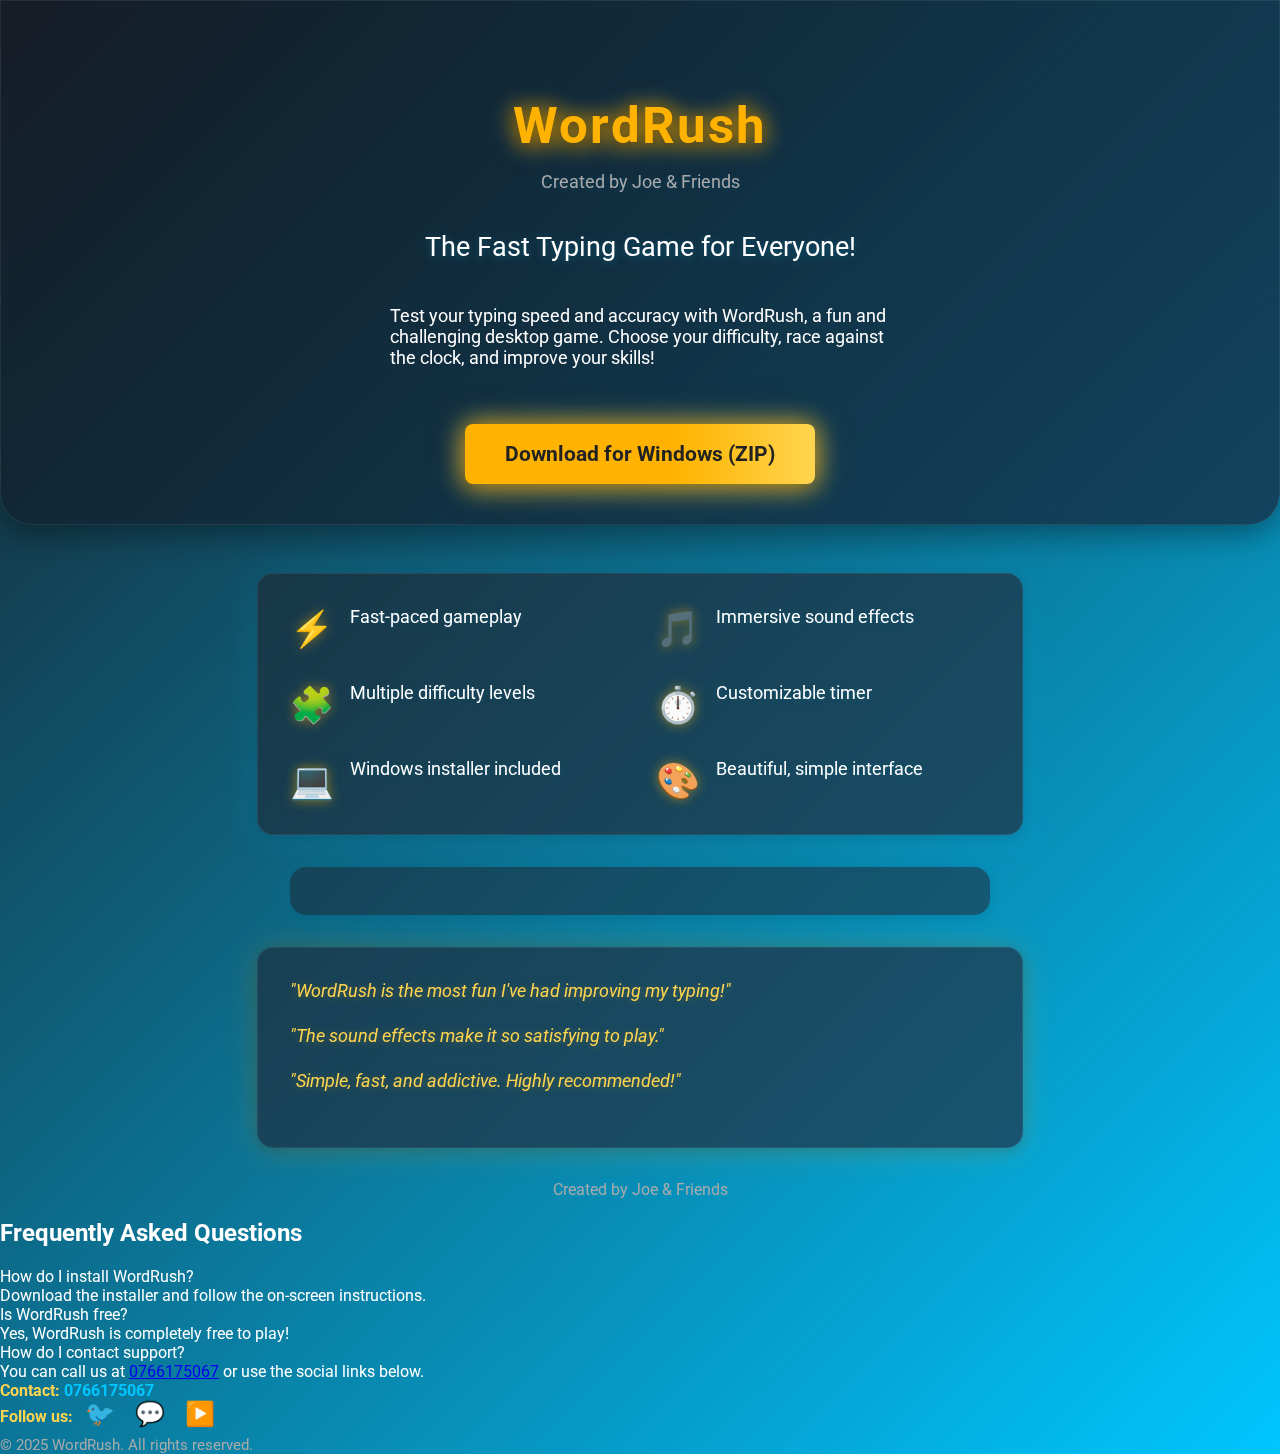
<file: index.html>
<!DOCTYPE html>
<html lang="en">
<head>
  <meta charset="UTF-8">
  <meta name="viewport" content="width=device-width, initial-scale=1.0">
  <title>WordRush - Fast Desktop Fun</title>
  <link href="https://fonts.googleapis.com/css?family=Roboto:700,400&display=swap" rel="stylesheet">
  <link rel="stylesheet" href="style.css">
</head>
<body>
  <div class="hero">
    <h1>WordRush</h1>
    <div class="credit" style="margin-top:0.5rem; margin-bottom:1rem; color:#aaa; font-size:1.1rem;">Created by Joe & Friends</div>
    <h2>The Fast Typing Game for Everyone!</h2>
    <p style="max-width:500px; color:#fff; font-size:1.15rem; margin-bottom:1.5rem;">
      Test your typing speed and accuracy with WordRush, a fun and challenging desktop game. Choose your difficulty, race against the clock, and improve your skills!
    </p>
    <a href="https://drive.google.com/uc?export=download&id=1MN_u6xTiPOlhsHFg8xEazkuN1VzX1QFq" class="download-btn">Download for Windows (ZIP)</a>
  </div>
  <div class="features-grid">
    <div class="feature"><span class="feature-icon">⚡</span><span class="feature-text">Fast-paced gameplay</span></div>
    <div class="feature"><span class="feature-icon">🎵</span><span class="feature-text">Immersive sound effects</span></div>
    <div class="feature"><span class="feature-icon">🧩</span><span class="feature-text">Multiple difficulty levels</span></div>
    <div class="feature"><span class="feature-icon">⏱️</span><span class="feature-text">Customizable timer</span></div>
    <div class="feature"><span class="feature-icon">💻</span><span class="feature-text">Windows installer included</span></div>
    <div class="feature"><span class="feature-icon">🎨</span><span class="feature-text">Beautiful, simple interface</span></div>
  </div>
  <div class="screenshots">
    <!-- Add screenshots here if available -->
    <!-- <img src="screenshot1.png" alt="MyGame Screenshot"> -->
  </div>
  <div class="testimonials">
    <div class="testimonial">"WordRush is the most fun I've had improving my typing!"</div>
    <div class="testimonial">"The sound effects make it so satisfying to play."</div>
    <div class="testimonial">"Simple, fast, and addictive. Highly recommended!"</div>
  </div>
  <div class="credit">Created by Joe & Friends</div>

  <section class="faq">
    <h2>Frequently Asked Questions</h2>
    <div class="faq-item">
      <div class="faq-question">How do I install WordRush?</div>
      <div class="faq-answer">Download the installer and follow the on-screen instructions.</div>
    </div>
    <div class="faq-item">
      <div class="faq-question">Is WordRush free?</div>
      <div class="faq-answer">Yes, WordRush is completely free to play!</div>
    </div>
    <div class="faq-item">
      <div class="faq-question">How do I contact support?</div>
      <div class="faq-answer">You can call us at <a href="tel:0766175067">0766175067</a> or use the social links below.</div>
    </div>
  </section>

  <footer class="footer">
    <div class="footer-content">
      <div class="footer-section">
        <span style="font-weight:bold; color:#ffd54f;">Contact:</span> <a href="tel:0766175067" style="color:#00c6ff; text-decoration:none; font-weight:bold;">0766175067</a>
      </div>
      <div class="footer-section">
        <span style="font-weight:bold; color:#ffd54f;">Follow us:</span>
        <a href="#" title="Twitter" style="margin:0 8px; color:#00c6ff; font-size:1.5rem; text-decoration:none;">🐦</a>
        <a href="#" title="Discord" style="margin:0 8px; color:#00c6ff; font-size:1.5rem; text-decoration:none;">💬</a>
        <a href="#" title="YouTube" style="margin:0 8px; color:#ff0000; font-size:1.5rem; text-decoration:none;">▶️</a>
      </div>
      <div class="footer-section" style="margin-top:8px; color:#aaa; font-size:0.95rem;">© 2025 WordRush. All rights reserved.</div>
    </div>
  </footer>
</body>
</html>
</file>
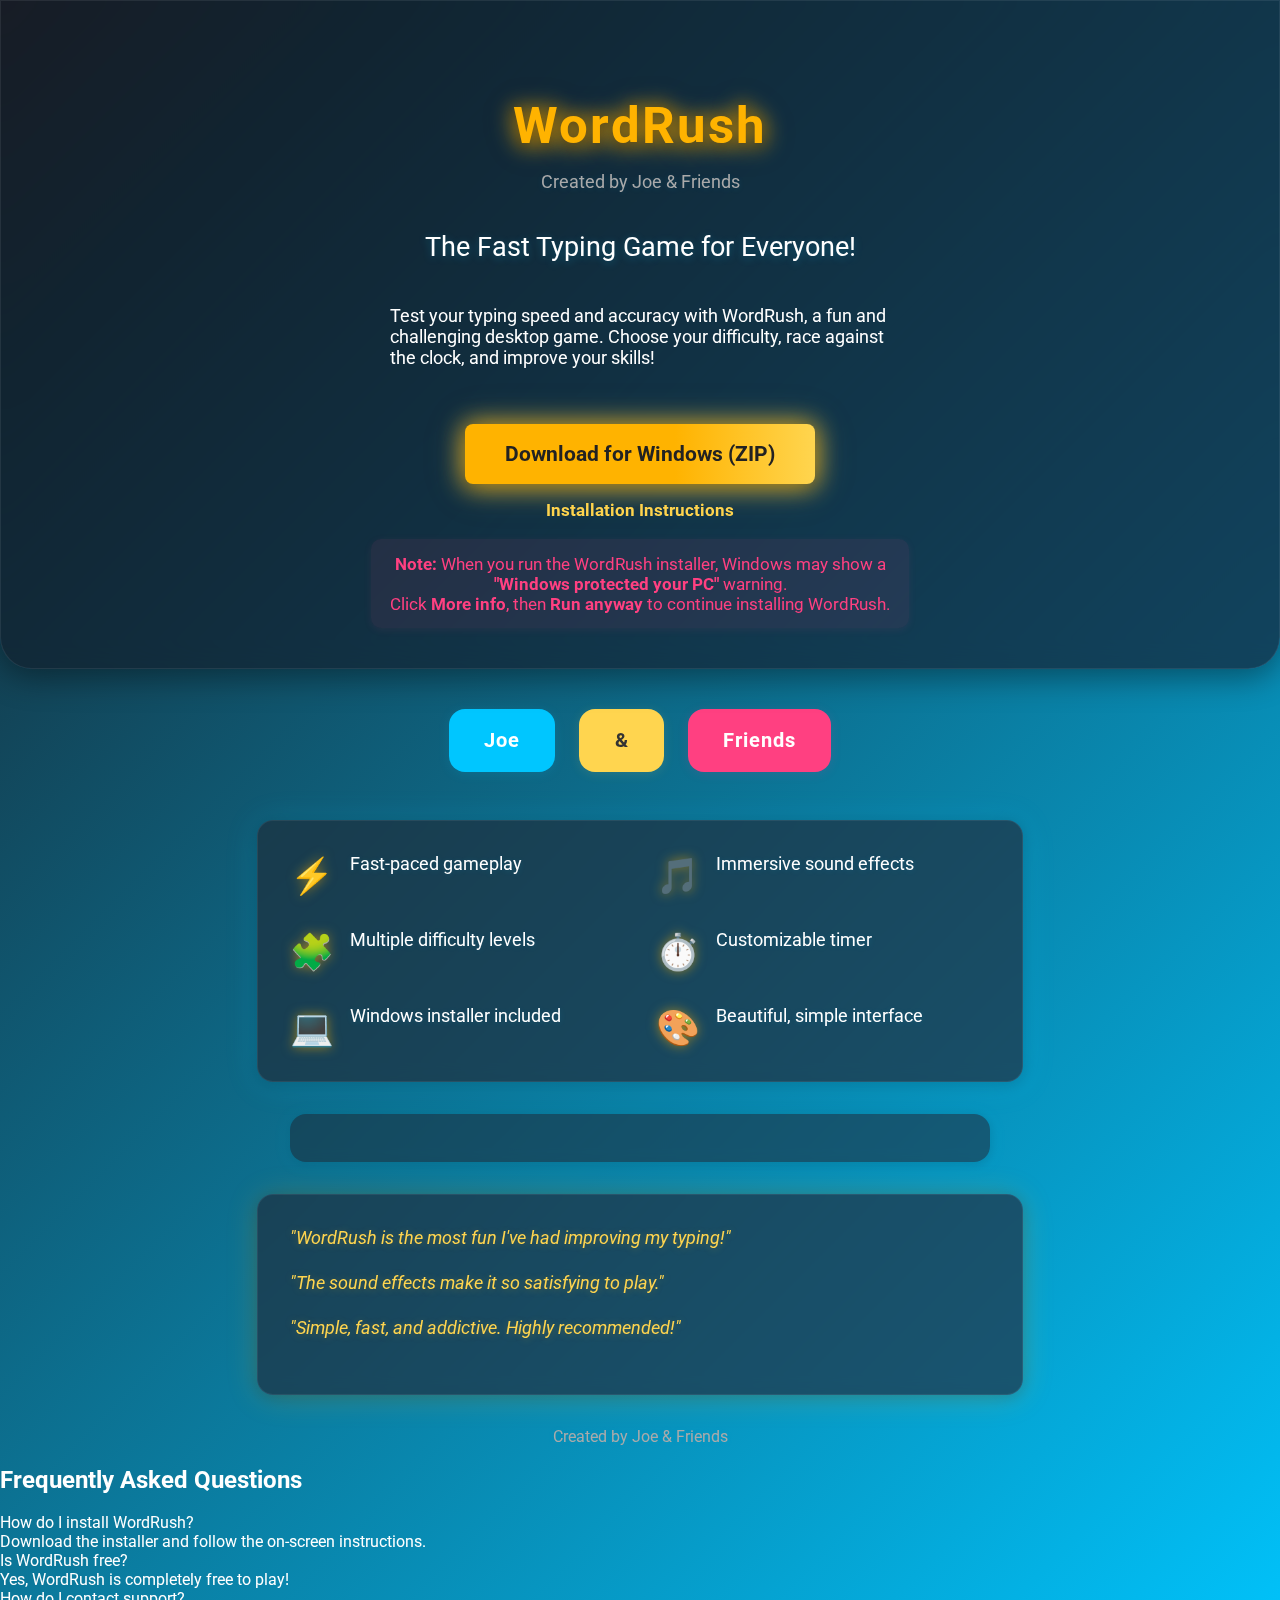
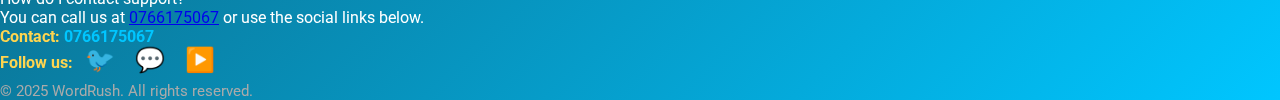
<file: install.html>
<!DOCTYPE html>
<html lang="en">
<head>
  <meta charset="UTF-8">
  <meta name="viewport" content="width=device-width, initial-scale=1.0">
  <title>WordRush - Fast Desktop Fun</title>
  <link href="https://fonts.googleapis.com/css?family=Roboto:700,400&display=swap" rel="stylesheet">
  <link rel="stylesheet" href="style.css">
</head>
<body>
  <div class="hero">
    <h1>WordRush</h1>
    <div class="credit" style="margin-top:0.5rem; margin-bottom:1rem; color:#aaa; font-size:1.1rem;">Created by Joe & Friends</div>
    <h2>The Fast Typing Game for Everyone!</h2>
    <p style="max-width:500px; color:#fff; font-size:1.15rem; margin-bottom:1.5rem;">
      Test your typing speed and accuracy with WordRush, a fun and challenging desktop game. Choose your difficulty, race against the clock, and improve your skills!
    </p>
    <a href="https://github.com/Joe-and-friends/joe--and-friends/releases/download/v1.0.0/WordRush.Setup.1.0.0.zip" class="download-btn">Download for Windows (ZIP)</a>
    <div style="margin-top:1rem; text-align:center;">
      <a href="install.html" style="color:#ffd54f; font-size:1.08rem; font-weight:bold; text-decoration:none;">Installation Instructions</a>
    </div>
    <div style="margin-top:1.2rem; color:#ff4081; background:rgba(255,64,129,0.08); border-radius:10px; padding:0.9rem 1.2rem; max-width:500px; text-align:center; font-size:1.07rem; box-shadow:0 2px 8px rgba(255,64,129,0.08);">
      <strong>Note:</strong> When you run the WordRush installer, Windows may show a <b>"Windows protected your PC"</b> warning.<br>
      Click <b>More info</b>, then <b>Run anyway</b> to continue installing WordRush.
    </div>
    </div>
  </div>

  <div class="creators-blocks" style="display:flex; justify-content:center; gap:1.5rem; margin:2.5rem 0 1.5rem 0; flex-wrap:wrap;">
    <div style="background:#00c6ff; color:#fff; padding:1.2rem 2.2rem; border-radius:16px; font-size:1.25rem; font-weight:bold; box-shadow:0 2px 12px rgba(0,198,255,0.12); letter-spacing:1px;">Joe</div>
    <div style="background:#ffd54f; color:#333; padding:1.2rem 2.2rem; border-radius:16px; font-size:1.25rem; font-weight:bold; box-shadow:0 2px 12px rgba(255,213,79,0.12); letter-spacing:1px;">&amp;</div>
    <div style="background:#ff4081; color:#fff; padding:1.2rem 2.2rem; border-radius:16px; font-size:1.25rem; font-weight:bold; box-shadow:0 2px 12px rgba(255,64,129,0.12); letter-spacing:1px;">Friends</div>
  </div>
  </div>
  <div class="features-grid">
    <div class="feature"><span class="feature-icon">⚡</span><span class="feature-text">Fast-paced gameplay</span></div>
    <div class="feature"><span class="feature-icon">🎵</span><span class="feature-text">Immersive sound effects</span></div>
    <div class="feature"><span class="feature-icon">🧩</span><span class="feature-text">Multiple difficulty levels</span></div>
    <div class="feature"><span class="feature-icon">⏱️</span><span class="feature-text">Customizable timer</span></div>
    <div class="feature"><span class="feature-icon">💻</span><span class="feature-text">Windows installer included</span></div>
    <div class="feature"><span class="feature-icon">🎨</span><span class="feature-text">Beautiful, simple interface</span></div>
  </div>
  <div class="screenshots">
    <!-- Add screenshots here if available -->
    <!-- <img src="screenshot1.png" alt="MyGame Screenshot"> -->
  </div>
  <div class="testimonials">
    <div class="testimonial">"WordRush is the most fun I've had improving my typing!"</div>
    <div class="testimonial">"The sound effects make it so satisfying to play."</div>
    <div class="testimonial">"Simple, fast, and addictive. Highly recommended!"</div>
  </div>
  <div class="credit">Created by Joe & Friends</div>

  <section class="faq">
    <h2>Frequently Asked Questions</h2>
    <div class="faq-item">
      <div class="faq-question">How do I install WordRush?</div>
      <div class="faq-answer">Download the installer and follow the on-screen instructions.</div>
    </div>
    <div class="faq-item">
      <div class="faq-question">Is WordRush free?</div>
      <div class="faq-answer">Yes, WordRush is completely free to play!</div>
    </div>
    <div class="faq-item">
      <div class="faq-question">How do I contact support?</div>
      <div class="faq-answer">You can call us at <a href="tel:0766175067">0766175067</a> or use the social links below.</div>
    </div>
  </section>

  <footer class="footer">
    <div class="footer-content">
      <div class="footer-section">
        <span style="font-weight:bold; color:#ffd54f;">Contact:</span> <a href="tel:0766175067" style="color:#00c6ff; text-decoration:none; font-weight:bold;">0766175067</a>
      </div>
      <div class="footer-section">
        <span style="font-weight:bold; color:#ffd54f;">Follow us:</span>
        <a href="#" title="Twitter" style="margin:0 8px; color:#00c6ff; font-size:1.5rem; text-decoration:none;">🐦</a>
        <a href="#" title="Discord" style="margin:0 8px; color:#00c6ff; font-size:1.5rem; text-decoration:none;">💬</a>
        <a href="#" title="YouTube" style="margin:0 8px; color:#ff0000; font-size:1.5rem; text-decoration:none;">▶️</a>
      </div>
      <div class="footer-section" style="margin-top:8px; color:#aaa; font-size:0.95rem;">© 2025 WordRush. All rights reserved.</div>
    </div>
  </footer>
</body>
</html>
</file>
<file: style.css>
body {
  font-family: 'Roboto', Arial, sans-serif;
  background: linear-gradient(135deg, #181c24 0%, #00c6ff 100%);
  color: #fff;
  margin: 0;
  min-height: 100vh;
}


.hero {
  display: flex;
  flex-direction: column;
  align-items: center;
  justify-content: center;
  padding: 60px 20px 40px 20px;
  background: rgba(24,28,36,0.7);
  box-shadow: 0 8px 32px #0006;
  border-radius: 0 0 32px 32px;
  backdrop-filter: blur(12px) saturate(180%);
  border: 1px solid rgba(255,255,255,0.08);
}
.hero h1 {
  font-size: 3.2rem;
  color: #ffb300;
  margin-bottom: 0.5rem;
  letter-spacing: 2px;
  text-shadow: 0 2px 24px #ffb30099, 0 2px 12px #0007;
  filter: drop-shadow(0 0 8px #ffb30088);
  transition: text-shadow 0.3s;
}
.hero h2 {
  color: #fff;
  font-size: 1.7rem;
  margin-bottom: 1.5rem;
  font-weight: 400;
  text-shadow: 0 2px 8px #00c6ff44;
}
.hero .download-btn {
  background: linear-gradient(90deg, #ffb300 60%, #ffd54f 100%);
  color: #222;
  font-weight: bold;
  border: none;
  border-radius: 8px;
  padding: 18px 40px;
  font-size: 1.3rem;
  cursor: pointer;
  margin-top: 32px;
  box-shadow: 0 2px 24px #ffb30099, 0 2px 12px #0003;
  transition: background 0.2s, transform 0.2s, box-shadow 0.2s;
  text-decoration: none;
  display: inline-block;
  filter: drop-shadow(0 0 12px #ffd54f88);
}
.hero .download-btn:hover {
  background: linear-gradient(90deg, #ffd54f 60%, #ffb300 100%);
  transform: scale(1.07);
  box-shadow: 0 4px 32px #ffd54f99, 0 2px 12px #0003;
}
.features-grid {
  display: grid;
  grid-template-columns: 1fr 1fr;
  gap: 32px;
  margin: 48px auto 32px auto;
  max-width: 700px;
  background: rgba(34,43,50,0.7);
  border-radius: 16px;
  box-shadow: 0 2px 32px #00c6ff33, 0 2px 16px #0003;
  padding: 32px;
  backdrop-filter: blur(8px) saturate(160%);
  border: 1px solid rgba(255,255,255,0.07);
}
.feature {
  display: flex;
  align-items: flex-start;
  gap: 16px;
  transition: transform 0.2s, box-shadow 0.2s;
}
.feature:hover {
  transform: scale(1.04);
  box-shadow: 0 2px 16px #ffb30044;
}
.feature-icon {
  font-size: 2.2rem;
  color: #ffb300;
  margin-top: 2px;
  filter: drop-shadow(0 0 6px #ffb30088);
}
.feature-text {
  font-size: 1.15rem;
  color: #fff;
  text-shadow: 0 1px 6px #00c6ff22;
}
.screenshots {
  margin: 2rem auto;
  max-width: 700px;
  text-align: center;
  background: rgba(34,43,50,0.6);
  border-radius: 16px;
  box-shadow: 0 2px 16px #00c6ff33, 0 2px 12px #0003;
  padding: 24px 0;
  backdrop-filter: blur(6px) saturate(140%);
}
.screenshots img {
  max-width: 90%;
  border-radius: 16px;
  box-shadow: 0 2px 24px #00c6ff44, 0 2px 12px #0003;
  margin-bottom: 1rem;
  transition: transform 0.2s, box-shadow 0.2s;
}
.screenshots img:hover {
  transform: scale(1.03);
  box-shadow: 0 4px 32px #ffb30044, 0 2px 12px #0003;
}
.testimonials {
  max-width: 700px;
  margin: 2rem auto;
  background: rgba(34,43,50,0.7);
  border-radius: 16px;
  box-shadow: 0 2px 32px #ffb30033, 0 2px 16px #0003;
  padding: 32px;
  color: #fff;
  backdrop-filter: blur(8px) saturate(160%);
  border: 1px solid rgba(255,255,255,0.07);
}
.testimonial {
  font-style: italic;
  margin-bottom: 1.5rem;
  color: #ffd54f;
  text-shadow: 0 1px 8px #ffb30044;
  font-size: 1.15rem;
}
.credit {
  color: #aaa;
  font-size: 1rem;
  margin: 2rem auto 0 auto;
  text-align: center;
  text-shadow: 0 1px 6px #00c6ff22;
}
@media (max-width: 700px) {
  .features-grid {
    grid-template-columns: 1fr;
    padding: 16px;
  }
  .testimonials {
    padding: 16px;
  }
  .screenshots {
    padding: 8px 0;
  }
}
</file>
